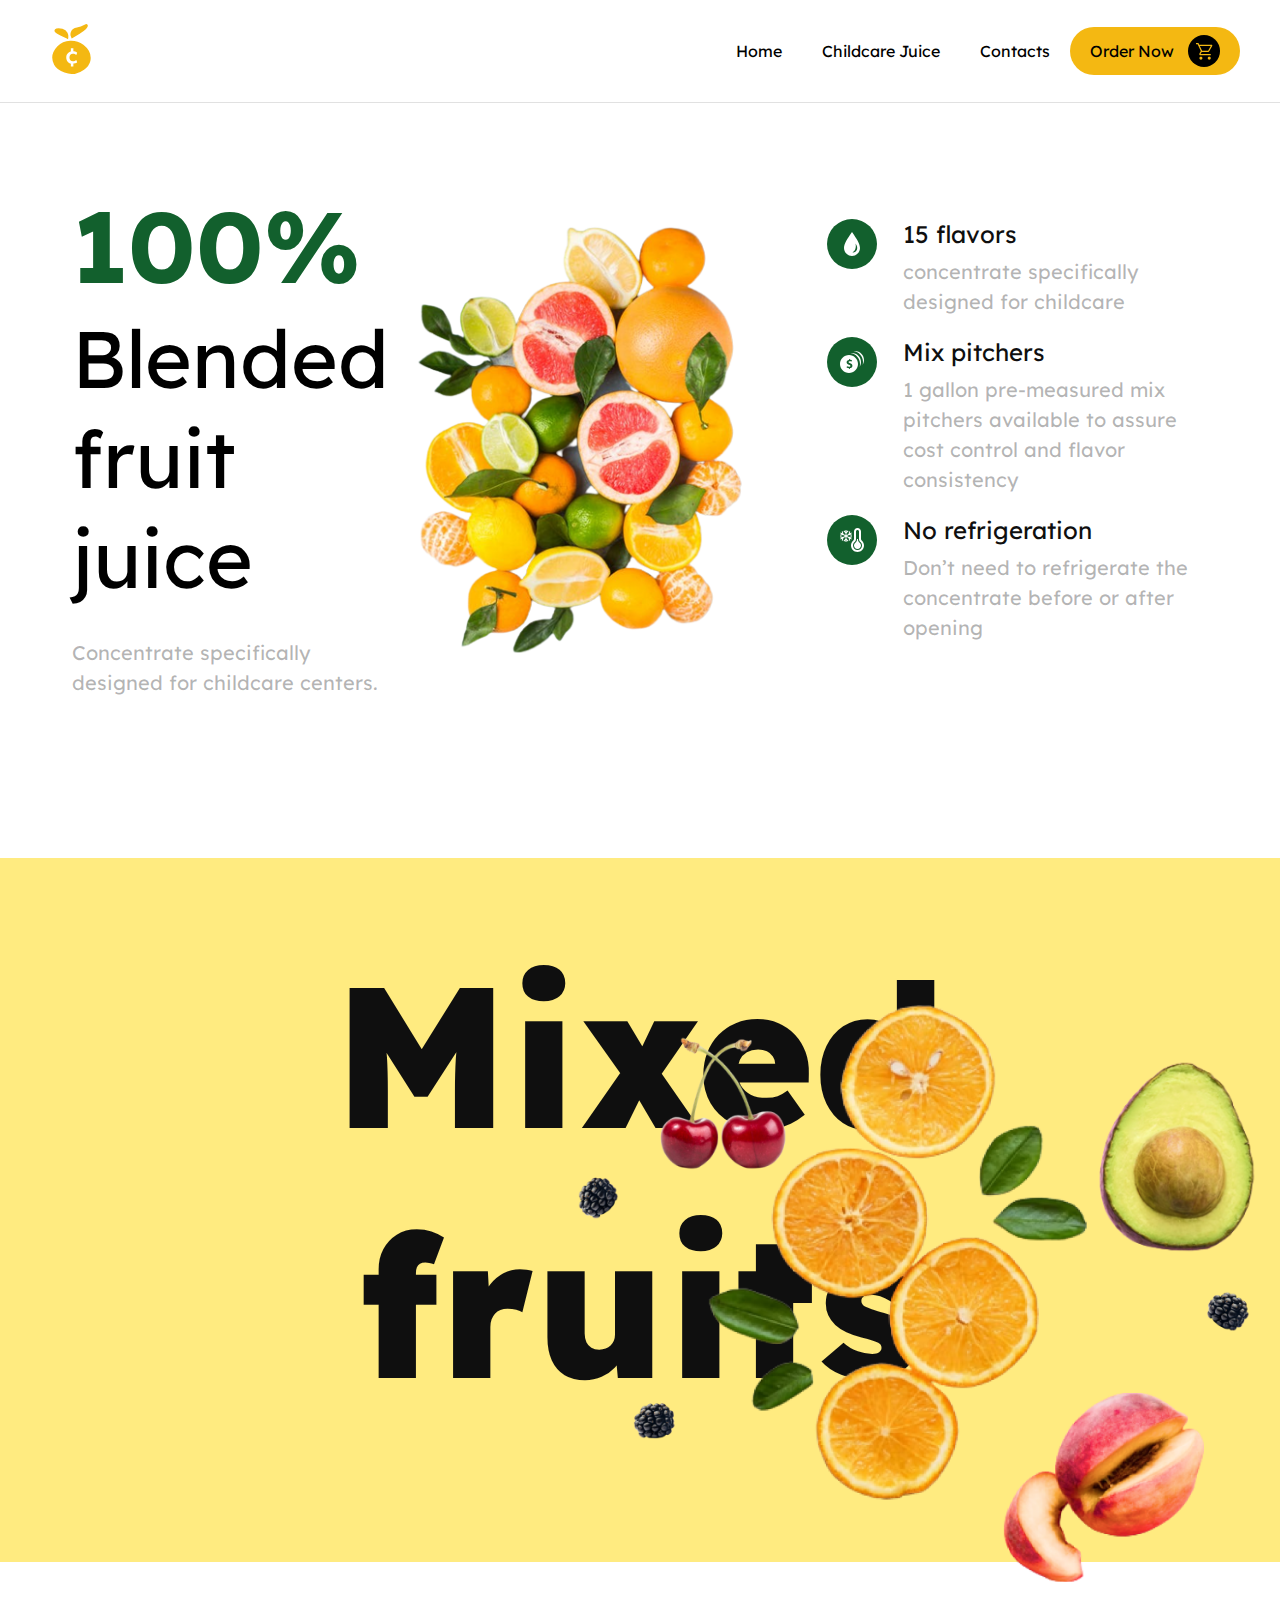
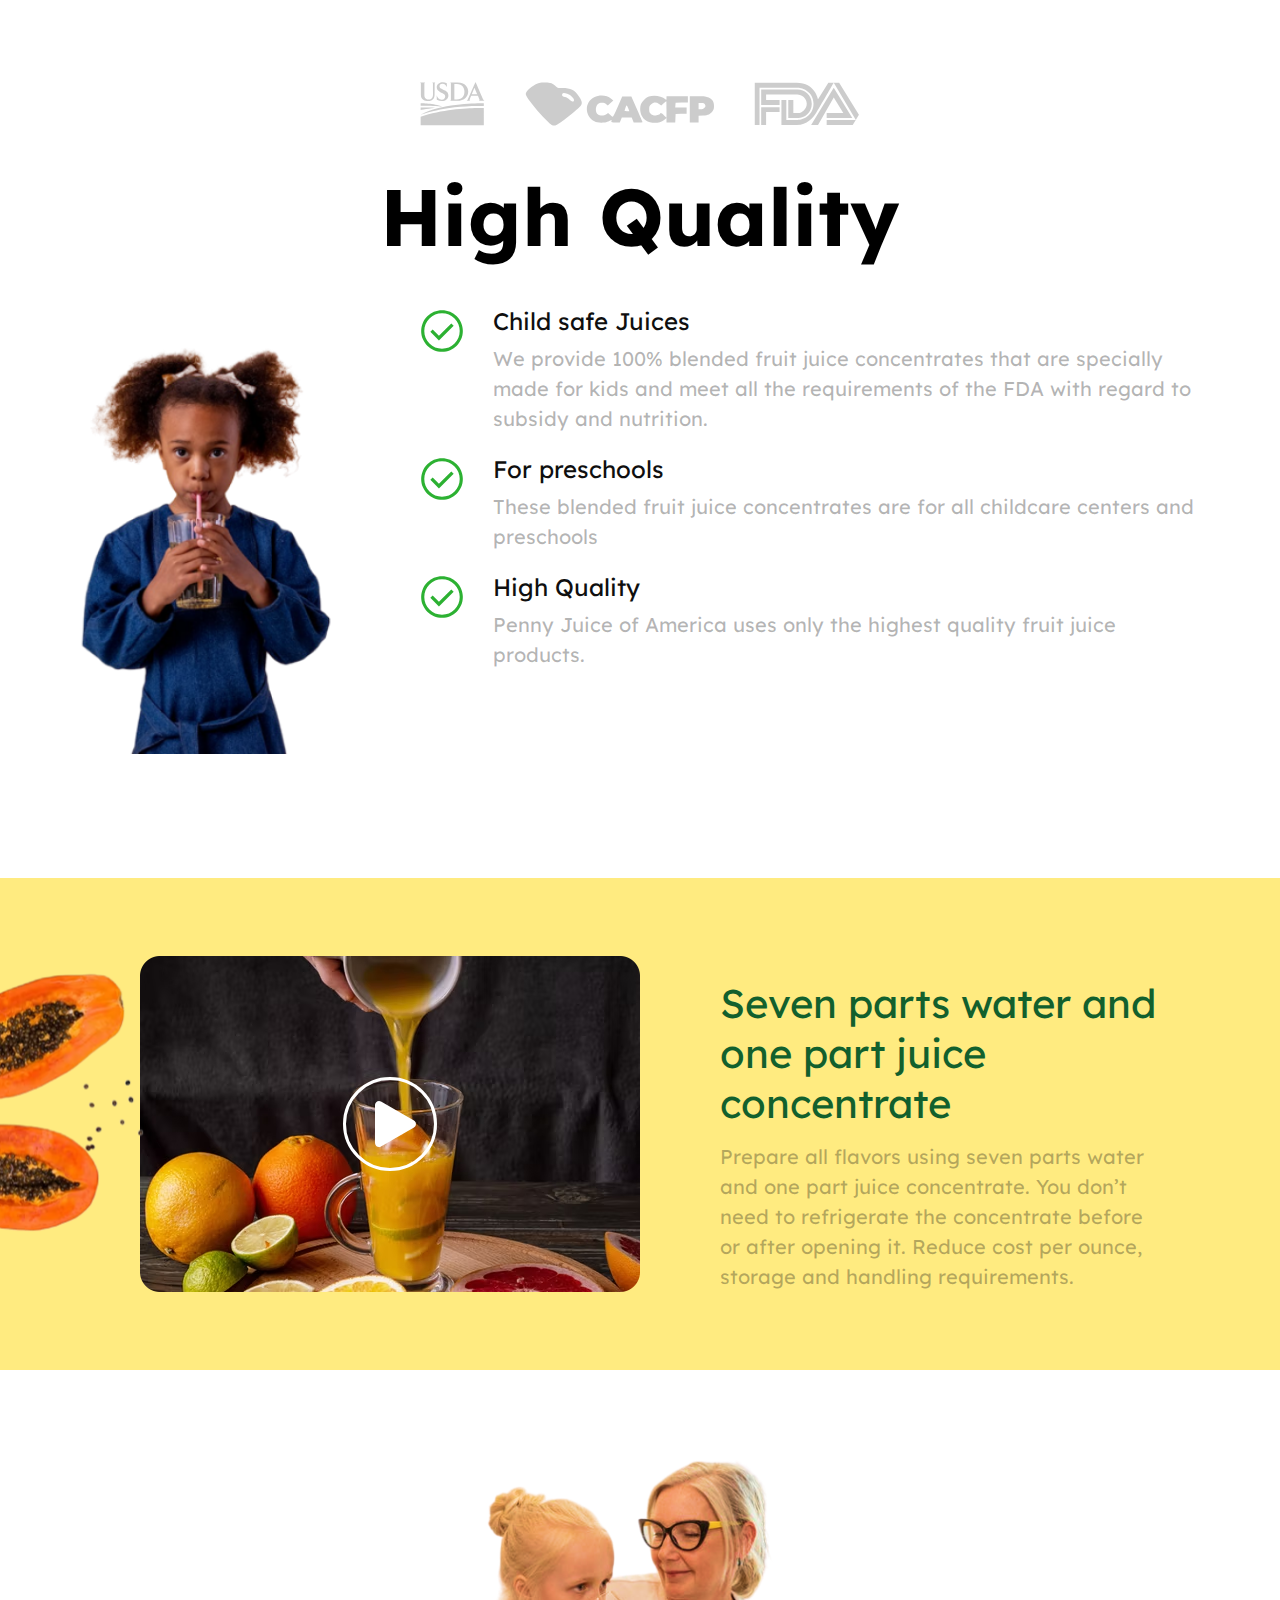
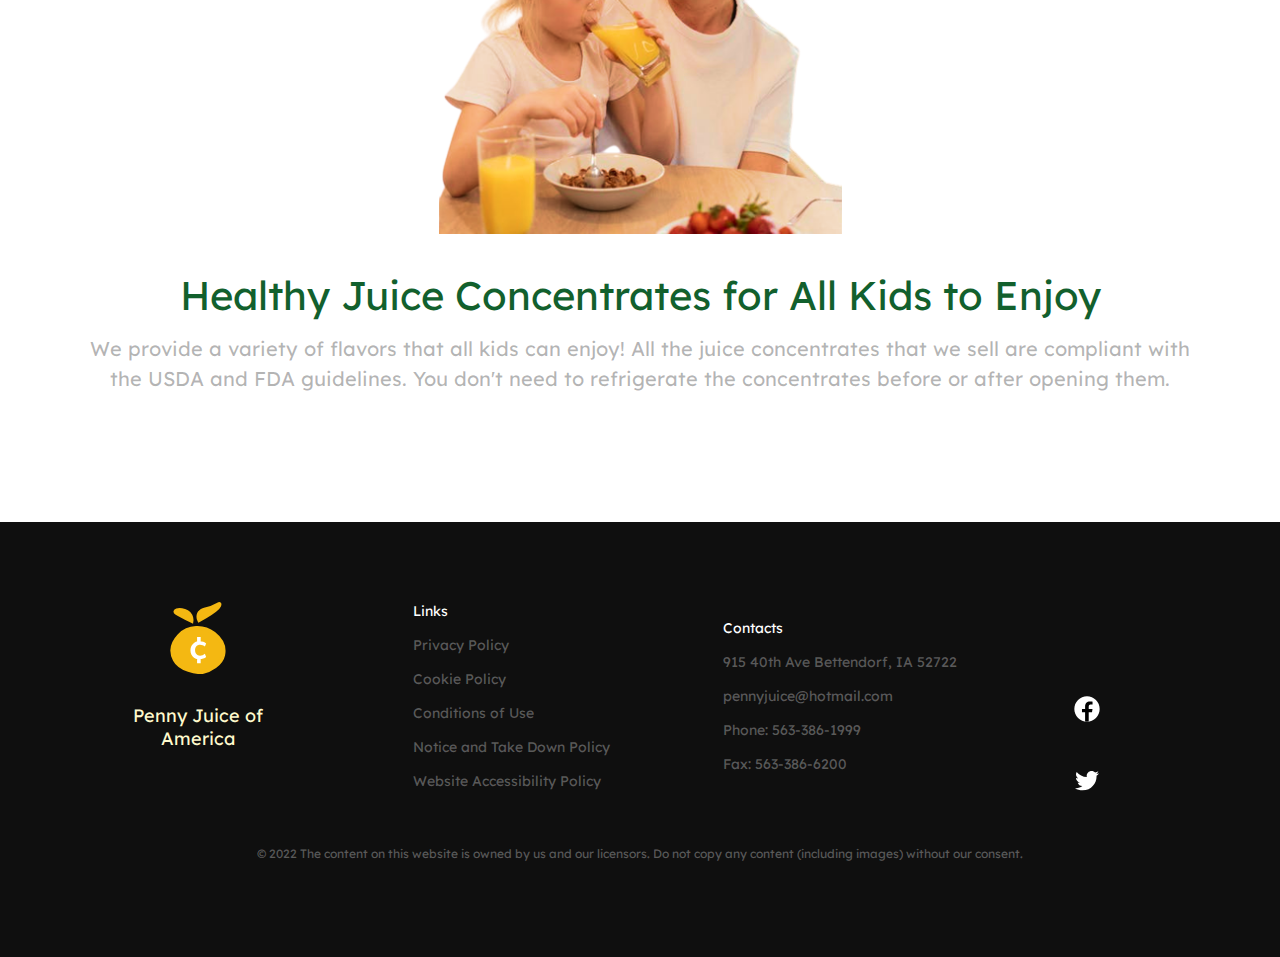
<file: index.html>
<!DOCTYPE html>
<html lang="en">
	<head>
		<title>pennyJuice</title>
		<meta charset="UTF-8" />
		<meta name="viewport" content="width=device-width, initial-scale=1" />
		<link href="./styles.css" rel="stylesheet" />
		<link href="./css/intro.css" rel="stylesheet" />
		<link href="./css/Nav.css" rel="stylesheet" />
		<link href="./css/Banner.css" rel="stylesheet" />
		<link href="./css/Certify.css" rel="stylesheet" />
		<link href="./css/Features.css" rel="stylesheet" />
		<link href="./css/Easymake.css" rel="stylesheet" />
		<link href="./css/childsafe.css" rel="stylesheet" />
		<link href="./css/Varity.css" rel="stylesheet" />
		<link href="./css/footer.css" rel="stylesheet" />
		<link rel="preconnect" href="https://fonts.googleapis.com" />
		<link rel="preconnect" href="https://fonts.gstatic.com" crossorigin />
		<link
			href="https://fonts.googleapis.com/css2?family=Inter:wght@400;500;600;700;800&family=Lexend+Deca:wght@400;500;600;700;800;900&display=swap"
			rel="stylesheet" />
	</head>
	<body id="body">
		<div class="bodywrapper">
			<!-- navsection -->
			<div class="Navwrapper">
				<div class="navSection">
					<img
						src="./assets/Icons/MenuIcon.svg"
						class="navIcon"
						alt="menu Icon" />
					<div class="navLogoSec">
						<img src="./assets//Icons/Logomark.svg" alt="logo" class="logo" />
					</div>
					<div class="Navlinksec">
						<div class="navlink">Home</div>
						<!-- <div class="navlink">Shipping</div> -->
						<div class="navlink">Childcare Juice</div>
						<div class="navlink">Contacts</div>
						<div class="Purachse-button">
							Order Now
							<img
								src="./assets/Icons/Purchase.svg"
								alt="Purachse-button"
								class="purchaseIcon" />
						</div>
					</div>
				</div>
			</div>
			<!-- introsection -->
			<div class="IntroWrapper">
				<div class="introSection">
					<div class="introtext-img-cont">
						<div class="introLeft">
							<div class="introtxt">
								<div class="Intro-Header">
									<span class="Headhilighter">100%</span><br />Blended fruit
									juice
								</div>
								<div class="bodytext">
									Concentrate specifically designed for childcare centers.
								</div>
							</div>
						</div>
						<div class="introRight">
							<img
								src="./assets/Images/Intro fruits.png"
								alt="intoImg"
								class="introfruit" />
						</div>
					</div>
					<div class="intro-pointSection">
						<div class="intro-pointcontentsection">
							<div class="intro-pointwrapper">
								<img
									src="./assets/Icons/flavorIcon.svg"
									alt="Icon"
									class="introIcon" />
								<div class="pointtextContainer">
									<div class="subHeader">15 flavors</div>
									<div class="bodytext">
										concentrate specifically designed for childcare
									</div>
								</div>
							</div>
							<div class="intro-pointwrapper">
								<img
									src="./assets/Icons/Cost.svg"
									alt="Icon"
									class="introIcon" />
								<div class="pointtextContainer">
									<div class="subHeader">Mix pitchers</div>
									<div class="bodytext">
										1 gallon pre-measured mix pitchers available to assure cost
										control and flavor consistency
									</div>
								</div>
							</div>
							<div class="intro-pointwrapper">
								<img
									src="./assets/Icons/Freeze.svg"
									alt="Icon"
									class="introIcon" />
								<div class="pointtextContainer">
									<div class="subHeader">No refrigeration</div>
									<div class="bodytext">
										Don’t need to refrigerate the concentrate before or after
										opening
									</div>
								</div>
							</div>
						</div>
					</div>
				</div>
			</div>
			<!-- Banner Section -->
			<div class="bannerwrapper">
				<div class="bannerWrappertxt">Mixed fruits</div>
				<div class="mixedFruitsWrapper">
					<img
						src="./assets/Images/Mixed Fruits.png"
						alt="mixedFruits"
						class="mixed-fruits" />
				</div>
			</div>
			<!-- certificate logos -->
			<div class="certificatewrapper">
				<div class="certificatecontainer">
					<img
						src="./assets/Icons/USDA.svg"
						alt="certificate logos"
						class="cert-logo" />
					<img
						src="./assets//Icons/CACFP.svg"
						alt="certificate logos"
						class="cert-logo" />
					<img
						src="./assets//Icons/FDA.svg"
						alt="certificate logos"
						class="cert-logo" />
				</div>
			</div>
			<!-- Featuesection -->
			<div class="FeaturesListWrapper">
				<div class="largetext">High Quality</div>
				<div class="featuresSection">
					<div class="features-img">
						<img
							src="./assets/Images/girl-drinking.png"
							alt="girl-drinking"
							class="girlImg" />
					</div>
					<div class="features-points">
						<div class="intro-pointSection">
							<div class="intro-pointwrapper">
								<img
									src="./assets/Icons/check.svg"
									alt="Icon"
									class="introIcon" />
								<div class="pointtextContainer">
									<div class="subHeader">Child safe Juices</div>
									<div class="bodytext">
										We provide 100% blended fruit juice concentrates that are
										specially made for kids and meet all the requirements of the
										FDA with regard to subsidy and nutrition.
									</div>
								</div>
							</div>
							<div class="intro-pointwrapper">
								<img
									src="./assets/Icons/check.svg"
									alt="Icon"
									class="introIcon" />
								<div class="pointtextContainer">
									<div class="subHeader">For preschools</div>
									<div class="bodytext">
										These blended fruit juice concentrates are for all childcare
										centers and preschools
									</div>
								</div>
							</div>
							<div class="intro-pointwrapper">
								<img
									src="./assets/Icons/check.svg"
									alt="Icon"
									class="introIcon" />
								<div class="pointtextContainer">
									<div class="subHeader">High Quality</div>
									<div class="bodytext">
										Penny Juice of America uses only the highest quality fruit
										juice products.
									</div>
								</div>
							</div>
						</div>
					</div>
				</div>
			</div>
			<!-- Second banner section -->
			<!-- <div class="SecondBannerWrapper">
                <div class="Secondtxtcontainer">
                    <div class="SecondBanHeader">Easy-To-Make Juice Concentrates</div>
                    <div class="bodytext secBanbody">Penny Juice of America uses only the highest quality fruit juice products.</div>
                    <button class="Secondary-button">
                        Learn more
                    </button>
                </div>
                <div class="floatimagCont">
                    <div class="SecBanImgCont">
                        <img src="./assets//Images/fruit.png" alt="orange" class="secBanImg">
                    </div>
                </div>
            </div> -->
			<!-- Varieties section -->
			<!-- <div class="VarietiesWrapper">
                <div class="Header">Varieties</div>
                <div class="varietyscrollwrapper">
                    <div class="VaretyscrollContent">
                         <div class="varietyCard prevent-select">
                             <div class="vartyImgcontainer">
                                 <img src="./assets/Images/Varients/Apple.png" class="varjuiceimg" />
                             </div>
                             <div class="vartext">Apple</div>
                             <button class="sec-button">see more</button>
                         </div>

                         <div class="varietyCard prevent-select" id="citrus">
                             <div class="vartyImgcontainer">
                                 <img src="./assets/Images/Varients/Citrus.png" class="varjuiceimg" />
                             </div>
                             <div class="vartext">Citrus</div>
                             <button class="sec-button">see more</button>
                         </div>

                         <div class="varietyCard prevent-select" id="Kiwi"">
                             <div class="vartyImgcontainer">
                                 <img src="./assets/Images/Varients/Kiwi.png" class="varjuiceimg" />
                             </div>
                             <div class="vartext">Kiwi</div>
                             <button class="sec-button">see more</button>
                         </div>

                         <div class="varietyCard prevent-select" id="Berry"" >
                             <div class="vartyImgcontainer">
                                 <img src="./assets/Images/Varients/Berry.png" class="varjuiceimg" />
                             </div>
                             <div class="vartext">Berry</div>
                             <button class="sec-button">see more</button>
                         </div>

                         <div class="varietyCard prevent-select" id="tangerine"">
                             <div class="vartyImgcontainer">
                                 <img src="./assets/Images/Varients/Tangerine.png" class="varjuiceimg" />
                             </div>
                             <div class="vartext">tangerine</div>
                             <button class="sec-button">see more</button>
                         </div>

                         <div class="varietyCard prevent-select" id="Mangoo"">
                             <div class="vartyImgcontainer">
                                 <img src="./assets/Images/Varients/Mango.png" class="varjuiceimg" />
                             </div>
                             <div class="vartext">Mangoo</div>
                             <button class="sec-button">see more</button>
                         </div>

                    </div>
                </div>
                <div class="bodytext centtext">15 flavors available including 7 color free flavors. Each case contains 6 - ½ gallon bottles of your choice. We’ve designed them especially for childcare, daycare, preschool, basp and extended daycare. Get in touch with us today!</div>
            </div> -->
			<!-- easy make section -->
			<div class="easy-make-wrapper">
				<div class="floating-papaya">
					<img src="./assets/Images/Papaya.png" alt="Papaya" class="pappaya" />
				</div>
				<div class="easymakecontainer">
					<div class="easyimgscontainer">
						<img
							src="./assets/Images/Making.png"
							alt="making video"
							class="makingImag" />
						<img
							src="./assets/Icons/play.svg"
							alt="playbutton"
							class="playbutton" />
					</div>
					<div class="makingtxtcontainer">
						<div class="Header leftaligntext">
							Seven parts water and one part juice concentrate
						</div>
						<div class="bodytext bodycentsml">
							Prepare all flavors using seven parts water and one part juice
							concentrate. You don’t need to refrigerate the concentrate before
							or after opening it. Reduce cost per ounce, storage and handling
							requirements.
						</div>
					</div>
				</div>
			</div>
			<!-- childsafeImgSec -->
			<div class="Childsafewrapper">
				<div class="childsafeImgSec">
					<img
						src="./assets/Images/Parent-child-image.png"
						alt="parent child image"
						class="parent-child-img" />
				</div>
				<div class="childsafetxtcont">
					<div class="Header">
						Healthy Juice Concentrates for All Kids to Enjoy
					</div>
					<div class="bodytext centtext">
						We provide a variety of flavors that all kids can enjoy! All the
						juice concentrates that we sell are compliant with the USDA and FDA
						guidelines. You don't need to refrigerate the concentrates before or
						after opening them.
					</div>
				</div>
			</div>
			<!-- footer and contacts -->
			<div class="footerwrapper">
				<div class="footerContent">
					<div class="footer-logo">
						<img src="./assets/Icons/Logomark.svg" alt="logo" />
						<div class="footer-logo-text">Penny Juice of America</div>
					</div>
					<div class="footer-content-wrapper">
						<div class="footerlinks-wrapper">
							<div class="footerHeader">Links</div>
							<div class="footerlink">Privacy Policy</div>
							<div class="footerlink">Cookie Policy</div>
							<div class="footerlink">Conditions of Use</div>
							<div class="footerlink">Notice and Take Down Policy</div>
							<div class="footerlink">Website Accessibility Policy</div>
						</div>
						<div class="footerlinks-wrapper">
							<div class="footerHeader">Contacts</div>
							<div class="footerlink">915 40th Ave Bettendorf, IA 52722</div>
							<div class="footerlink">pennyjuice@hotmail.com</div>
							<div class="footerlink">Phone: 563-386-1999</div>
							<div class="footerlink">Fax: 563-386-6200</div>
						</div>
						<div class="footer-social-links">
							<img
								src="./assets/Icons/facebook.svg"
								alt="social-logo"
								class="social-logo" />
							<img
								src="./assets/Icons/Twitter.svg"
								alt="social-logo"
								class="social-logo" />
						</div>
					</div>
				</div>
				<div class="copyright">
					© 2022 The content on this website is owned by us and our licensors.
					Do not copy any content (including images) without our consent.
				</div>
			</div>
		</div>
	</body>
</html>
</file>
<file: styles.css>
/* font-family: 'Lexend Deca', sans-serif; */
* {
    margin: 0px;
    padding: 0px;
}
.largetext {
    font-family: 'Lexend Deca', sans-serif;
    font-size: 80px;
    font-weight: 700;
    margin: 0px 20px;
    text-align: center;
}

.bodywrapper {
    width: 100%;
}












.navSection {
    display: flex;
    flex-grow: 1;
    justify-content: space-between;
    align-items: space-between;
    max-width: 1200px;
}
.logo {
    width: auto;
    height: 50px;
    margin: 12px;
}
.navLogoSec {
    margin: 12px 0px;
}
.Navlinksec {
    display: flex;
    align-items: center;
}
.navlink {
    font-family: 'Lexend Deca', sans-serif;
    font-size: 16px;
    font-weight: 400;
    margin: 0px 20px;
}
.Purachse-button {
    display: flex;
    align-items: center;
    padding: 8px 20px;
    background-color: #F4B812;
    border-radius: 40px;
    font-family: 'Lexend Deca', sans-serif;
    font-size: 16px;
    font-weight: 400;
}
.purchaseIcon {
    margin-left: 14px;
}

.SecondBannerWrapper {
    display: flex;
    width: 100%;
}

.SecBanImgCont {
    position: relative;
    width: 100%;
    height: 100%;
}
.floatimagCont {
    width: 50%;
}
.secBanImg {
    height: 440px;
    width: auto;
    position: absolute;
    right: 0px;
    bottom: 0px;
}

.Secondary-button, .sec-button {
    padding: 10px 40px;
    border-radius: 20px;
    background-color: #12602D;
    color: #ffffff;
    border: none;
    font-family: 'Inter', sans-serif;
    font-size: 20px;
    color: #FFEB80;
    font-weight: normal;
}
.sec-button {
    padding: 8px 24px;
    color: #ffffff;
    font-size: 16px;
}

.Header {
    font-family: 'Lexend Deca', sans-serif;
    font-size: 40px;
    font-weight: 400;
    color: #12602D;
    text-align: center;
    margin-bottom: 14px;
}
.centtext {
    color: #12602D;
    font-weight: 400;
    margin-bottom: 8px;
    padding: 0px 32px;
    text-align: center;
}
</file>
<file: css/intro.css>
.IntroWrapper {
    display: flex;
    justify-content: center;
    width: 100%;
}
.introSection {
    display: flex;
    align-items: center;
    max-width: 1200px;
}
.introtext-img-cont {
    display: flex;
    align-items: center;
    margin: 80px 32px;
}
.introLeft {
    margin-right: 24px;
}
.Intro-Header {
    font-family: 'Lexend Deca', sans-serif;
    font-size: 80px;
    font-weight: 400;
    margin-bottom: 30px;
}
.Headhilighter {
    color: #12602D;
    font-weight: 700;
    font-size: 100px;
}

.introfruit {
    width: 350px;
}
.intro-pointSection {
    margin: 0px 32px;
}
.intro-pointwrapper {
    display: flex;
    align-items: flex-start;
    margin-bottom: 20px;
}
.introIcon {
    width: auto;
    height: 50px;
    margin-right: 26px;
}
.subHeader,.footer-logo-text {
    font-family: 'Lexend Deca', sans-serif;
    font-size: 24px;
    color: #0f0f0f;
    margin-bottom: 8px;
}
.bodytext {
    font-family: 'Lexend Deca', sans-serif;
    font-size: 20px;
    font-weight: 400;
    line-height: 30px;
    color: #0f0f0f50;
}

@media only screen and (max-width: 1112px) {
    .introSection {
      flex-direction: column;
      display: flex;
      align-items: flex-start;
      max-width: 1200px;
      justify-content: flex-end;
      width: 100%;
    }
    .IntroWrapper {
        justify-content: flex-start;
        overflow: hidden;
    }
    .introtext-img-cont {
        position: relative;
    }
  }

  
@media only screen and (max-width: 455px) {
    
    .introtext-img-cont,.intro-pointSection{
        transition: 0.4s ease-in;
        margin: 32px 16px;
    }
    .Headhilighter {
        transition: 0.4s ease-in;
        font-size: 80px;
    }
    .Intro-Header {
        transition: 0.4s ease-in;
        font-size: 40px;
    }
}
@media only screen and (max-width: 377px) {
    
    .intro-pointwrapper {
        transition: 0.4s ease-in;
        flex-direction: column;
        align-items: center;
        margin-bottom: 32px;
    }
    .pointtextContainer {
        transition: 0.4s ease-in;
        margin-top: 24px;
        text-align: center;
    }
    
}
/* 
@media only screen and (max-width: 1066px) {
    .introSection {
      align-items: stretch;
    }
  }
@media only screen and (max-width: 1032px) {
    .introSection {
        display: block;
    }

}
@media only screen and (max-width: 730px) {
    .IntroWrapper {
        justify-content: flex-start;
        overflow: hidden;
    }
    .intro-pointSection {
      margin: 40px 32px;
    }
    .intro-pointcontentsection {
        position: absolute;
    }
}

@media only screen and (max-width: 455px) {
    
    .introtext-img-cont,.intro-pointSection{
        transition: 0.4s ease-in;
        margin: 32px 16px;
    }
    .Headhilighter {
        transition: 0.4s ease-in;
        font-size: 80px;
    }
    .Intro-Header {
        transition: 0.4s ease-in;
        font-size: 40px;
    }
}
@media only screen and (max-width: 377px) {
    
    .intro-pointwrapper {
        transition: 0.4s ease-in;
        flex-direction: column;
        align-items: center;
        margin-bottom: 32px;
    }
    .pointtextContainer {
        transition: 0.4s ease-in;
        margin-top: 24px;
        text-align: center;
    }
    
}
 */
</file>
<file: css/Nav.css>
.Navwrapper {
    display: flex;
    justify-content: center;
    border-bottom: 1px solid #0f0f0f20;
    flex-grow: 1;
}
.navSection {
    display: flex;
    flex-grow: 1;
    justify-content: space-between;
    align-items: center;
    max-width: 1200px;
    margin: 0px 32px;
}
.navIcon {
    width: auto;
    height: 24px;
    display: none;
}
.logo {
    width: auto;
    height: 50px;
    margin: 12px;
}
.navLogoSec {
    margin: 12px 0px;
}
.Navlinksec {
    display: flex;
    align-items: center;
}
.navlink {
    font-family: 'Lexend Deca', sans-serif;
    font-size: 16px;
    font-weight: 400;
    margin: 0px 20px;
}
.Purachse-button {
    display: flex;
    align-items: center;
    padding: 8px 20px;
    background-color: #F4B812;
    border-radius: 40px;
    font-family: 'Lexend Deca', sans-serif;
    font-size: 16px;
    font-weight: 400;
}
.purchaseIcon {
    margin-left: 14px;
}

@media only screen and (max-width: 730px) {
    .navlink {
        transition: 0.4s ease-in;
        margin: 0px 14px;
    }
    .navIcon {
        display: block;
    }
    .Navlinksec {
        display: none;
    }

}
</file>
<file: css/Banner.css>
.bannerwrapper {
    display: flex;
    justify-content: center;
    width: 100%;
    background-color: #FFEB80;
    margin: 80px 0px;
}
.bannerWrappertxt {
    font-family: 'Lexend Deca', sans-serif;
    font-size: 200px;
    font-weight: 800;
    color: #0f0f0f;
    text-align: center;
    margin-bottom: 14px;
    padding: 70px 114px 120px;
    background-color: #FFEB80;
}
.mixedFruitsWrapper {
    position: relative;
}
.mixed-fruits {
    height: 588px;
    width: auto;
    position: absolute;
    right: 0px;
    bottom: -20px;
}
@media only screen and (max-width: 1030px) {

    .bannerWrappertxt {
        transition: 0.4s ease-in;
        font-size: 150px;
    }
}
@media only screen and (max-width: 730px) {
    .mixed-fruits {
        height: 440px;
        transition: 0.4s ease-in;
    }
    .bannerWrappertxt {
        transition: 0.4s ease-in;
        font-size: 100px;
        padding: 50px;

    }
}

@media only screen and (max-width: 455px) {
    .mixed-fruits {
        height: 260px;
        transition: 0.4s ease-in;
    }
    .bannerWrappertxt {
        transition: 0.4s ease-in;
        font-size: 80px;
        padding: 0px;
    }
    .bannerwrapper {
        margin: 40px 0px;
    }

}
</file>
<file: css/Certify.css>
.certificatewrapper {
    display: flex;
    justify-content: center;
}
.certificatecontainer {
    display: flex;
    margin: 40px 0px;
}
.cert-logo {
    padding: 0px 20px;
    height: 44px;
    width: auto;
}

@media only screen and (max-width: 730px) {
    .cert-logo {
        height: 34px;
    }
}
@media only screen and (max-width: 455px) {
    .cert-logo {
        height: 24px;
        transition: 0.4s ease-in;
        padding: 0px 14px;
    }
}
</file>
<file: css/Features.css>
.FeaturesListWrapper {
    width: 100%;
    display: flex;
    flex-direction: column;
    align-items: center;
}
.featuresSection {
    display: flex;
    max-width: 1200px;
    margin: 40px 0px;
}
.girlImg {
    height: 448px;
    width: auto;}

@media only screen and (max-width: 1030px) {

    .girlImg {
        transition: 0.4s ease-in;
        height: 348px;
        width: auto;
    }
}
@media only screen and (max-width: 730px) {
    .featuresSection {
        flex-direction: column;
        align-items: center;
    }
    .girlImg {
        margin-bottom: 44px;
    }

}

@media only screen and (max-width: 455px) {
    .featuresSection {
        margin: 80px 16px;
    }

}
</file>
<file: css/Easymake.css>
.easy-make-wrapper {
    display: flex;
    justify-content: space-between;
    width: 100%;
    background-color: #FFEB80;
    margin-top: 80px;
}
.easymakecontainer {
    display: flex;
    justify-content: center;
    align-items: flex-end;
    max-width: 1020px;
    padding: 78px 120px;
}
.floating-papaya {
    position: relative;
}
.easyimgscontainer {
    width: fit-content;
    position: relative;
    display: flex;
    align-items: center;
    justify-content: center;
    cursor: pointer;
}
.makingImag {
    height: 336px;
    width: auto;
}
.playbutton {
    position: absolute;
}
.makingtxtcontainer {
    padding-left: 80px;
}

.pappaya {
    width: auto;
    height: 280px;
    left: 0px;
    top:80px;
    position: absolute;
    z-index: 2;
}
.leftaligntext {
    text-align: left;
}

@media only screen and (max-width: 1032px) {
    .easymakecontainer {
        flex-direction: column;
        align-items: center;
        padding: 78px 40px;
    }
    .makingtxtcontainer {
        padding-left: 0px;
        padding-top: 52px;
    }
    .leftaligntext {
        text-align: center;
    }
    .bodycentsml {
        text-align: center;
    }
}

@media only screen and (max-width: 730px) {
    .easymakecontainer {
        padding: 78px 32px;
    }
    .makingImag {
        width: 100%;
        height: fit-content;
        object-fit: cover;
        border-radius: 20px;
    }
}

@media only screen and (max-width: 455px) {
    .floating-papaya {
        display: none;
    }
}
</file>
<file: css/childsafe.css>
.Childsafewrapper {
    display: flex;
    flex-direction: column;
    align-items: center;
    margin: 80px 0px;

}
.childsafetxtcont {
    max-width: 1200px;
    margin: 40px 32px;
}
.parent-child-img {
    height: 384px;
    width: auto;
    margin: 0 auto;
}
.childsafetxtcont {
    margin-top: 32px;
}
@media only screen and (max-width: 455px) {

    .parent-child-img {
        transition: 0.4s ease-in;
        width: 100%;
        height: auto;
    }
    .childsafetxtcont {
        margin: 40px 16px;
        
    }
    .centtext {
        padding: 0px 16px;
    }
}
</file>
<file: css/Varity.css>
.VarietiesWrapper{
    display: flex;
    flex-direction: column;
    justify-content: space-between;
    align-items: center;
    height: 430px;
 }
.varietyCard {
    display: inline-block;
    padding: 80px 20px 20px 20px;
    width: 120px;
    background-color: #FFBFBF;
    border-radius: 20px;
    margin: 40px 20px;
}
.vartext {
    font-family: 'Lexend Deca', sans-serif;
    font-size: 16px;
    margin-bottom: 8px;
    color: #0f0f0f;
    text-align: center;
}
.varietyscrollwrapper {
    margin: 32px;
    width: fit-content;
    display: flex;
    flex-direction: column;
    align-items: center;
    justify-content: center;
}

.prevent-select {
    -webkit-user-select: none; /* Safari */
    -ms-user-select: none; /* IE 10 and IE 11 */
    user-select: none; /* Standard syntax */
  }
  /* Hide scrollbar for Chrome, Safari and Opera */
.varietyscrollwrapper::-webkit-scrollbar {
    display: none;
  }
  
  /* Hide scrollbar for IE, Edge and Firefox */
  .varietyscrollwrapper {
    -ms-overflow-style: none;  /* IE and Edge */
    scrollbar-width: none;  /* Firefox */
  }
  .varietyscrollwrapper {
    position: relative;
    /* overflow-x: scroll; */
}
.VaretyscrollContent {
    display: flex;
    /* padding: 80px; */
    justify-content: space-between;
    width: 100%;
    height: fit-content;
}
.vartyImgcontainer {
    height: fit-content;
    position: relative;
    display: flex;
    align-items: center;
    justify-content: center;
}
.varjuiceimg {
    position: absolute;
    height: 255px;
    bottom: 0px;
}
#citrus {
    background-color: #FFE7C3;
}
#Kiwi {
    background-color: #DAFF8A;
}
#Berry {
    background-color: #FF8AC2;
}
#Tangerine {
    background-color: #FFA36E;
}
#Mangoo {
    background-color: #FFEB80;
}
</file>
<file: css/footer.css>
.footerwrapper {
    background-color: #0f0f0f;
    padding: 80px 120px;

}
.footerContent {
    display: flex;
}
.footer-content-wrapper {
    display: flex;
    align-items: center;
    justify-content: space-around;
    flex-grow: 1;
}
.footerlinks-wrapper {
    margin: 0px 20px;
}
.footerlink ,.footerHeader,.copyright {
    margin-bottom: 16px;
    font-family: 'Lexend Deca', sans-serif;
    font-size: 14px;
    font-weight: 400;
    color: #ffffff50;
    cursor: pointer;

}
.footerHeader {
    color: #ffffff;
}
.copyright {
    font-size: 12px;
    text-align: center;
}
.footer-logo {
    display: flex;
    flex-direction: column;
    align-items: center;
    margin-right: 80px;
    cursor: pointer;

}
.footer-logo-text {
    font-family: 'Lexend Deca', sans-serif;
    font-size: 18px;
    margin-bottom: 8px;
    color: #fffacd !important;
    max-width: 156px;
    text-align: center;
    margin-top: 30px;
}
.footer-social-links {
    display: flex;
    flex-direction: column;
    height: 30%;
    justify-content: space-between;
}
.social-logo {
    width: auto;
    height: 32px;
    margin: 20px;
    cursor: pointer;
}
.copyright {
    margin-top: 40px;
}

@media only screen and (max-width: 1030px) {
    .footerwrapper {
        padding: 80px 32px;
    }
    .footer-content-wrapper {
        align-items: flex-start;
    }
    .footer-logo {
        margin-right: 20px;
    }
}
@media only screen and (max-width: 730px) {
    .footer-content-wrapper {
        flex-direction: column;
    }
    .footer-social-links {
        flex-direction: row;
    }
}
@media only screen and (max-width: 455px) {
    .footer-content-wrapper {
        align-items: flex-start;
    }
    .footerContent {
        flex-direction: column;
    }
    .footer-logo {
        margin-right: 0px;
        padding-bottom: 20px;
    }

}
</file>
